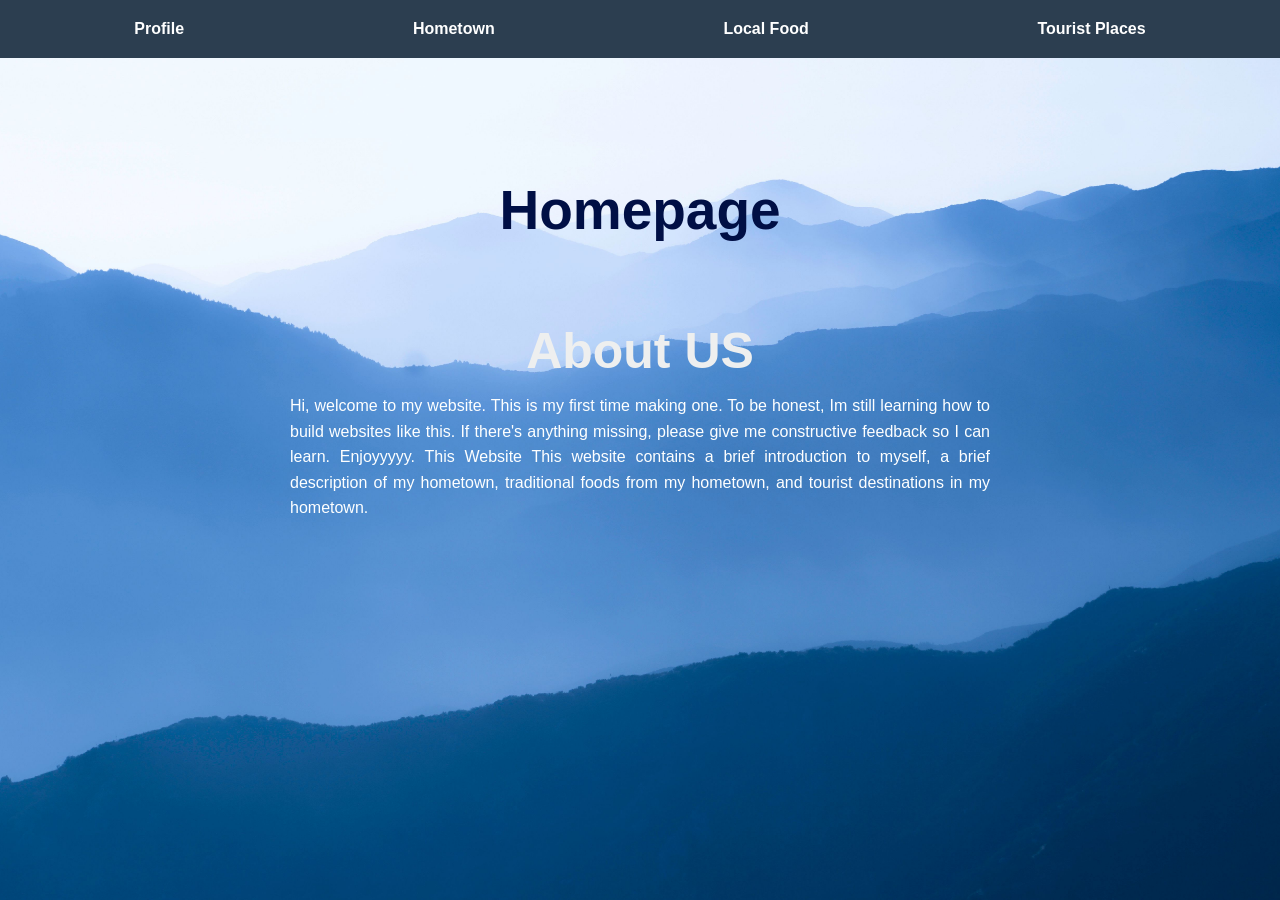
<file: index.html>
<!DOCTYPE html>
<html lang="en">
<head>
    <title>quiz1/</title>
    <link rel="stylesheet" href="style.css">
    <meta name="viewport" content="width=device-width, initial-scale=1.0">
</head>    
<body>
    <div class="highlight">
        <a  href="profile/index.html">Profile</a>
        <a  href="hometown/index.html">Hometown</a>
        <a  href="food/index.html">Local Food</a>
        <a  href="tourist/index.html">Tourist Places</a>
    </div>

    <div class="container">
        <h1>Homepage</h1>
        <h2 class = "Tekss">About US</h2>
        <p class= "Teksss ">
        Hi, welcome to my website. This is my first time making one. To be honest, Im still learning how to build websites like this. 
        If there's anything missing, please give me constructive feedback so I can learn. Enjoyyyyy. This Website This website contains 
        a brief introduction to myself, a brief description of my hometown, traditional foods from my hometown, and tourist destinations in my hometown.</p>
    </div>
</body>
</html>
</file>
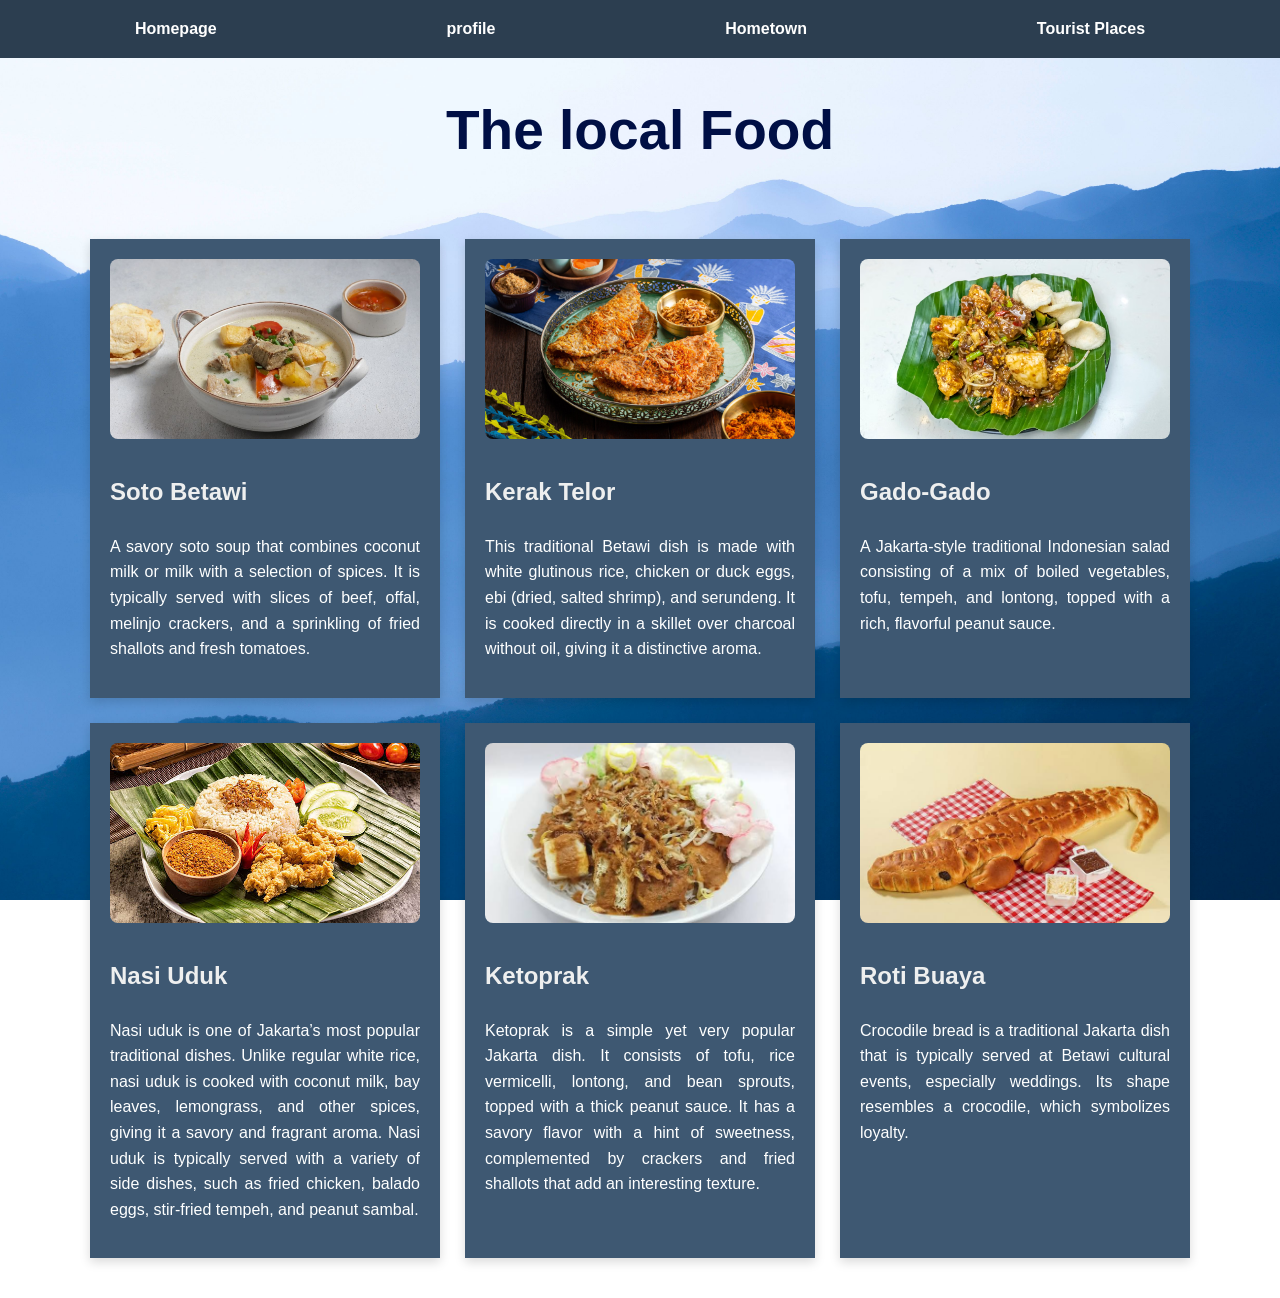
<file: food/index.html>
<!DOCTYPE html>
<html lang="en">
<head>
    <title>food</title>
    <link rel="stylesheet" href="../style.css">
    <meta name="viewport" content="width=device-width, initial-scale=1.0">
</head>
<body>
    <nav class="highlight"> 
        <a href="../index.html">Homepage</a>
        <a href="../profile/index.html">profile</a>
        <a href="../hometown/index.html">Hometown</a>
        <a href="../tourist/index.html">Tourist Places</a>
    </nav>
    
    <h1>The local Food</h1>
    
    <div class="gridfoto">

        <div class="sectioncard">
            <img src="../images/SotoBetawi.jpg" alt="Soto Betawi">
            <h2>Soto Betawi</h2>
            <p>A savory soto soup that combines coconut milk or milk with a selection of spices. It is typically served with slices of beef, offal, melinjo crackers, and a sprinkling of fried shallots and fresh tomatoes.</p>
        </div>

        <div class="sectioncard">
            <img src="../images/KerakTelor.jpg" alt="Kerak Telor">
            <h2>Kerak Telor</h2>
            <p>This traditional Betawi dish is made with white glutinous rice, chicken or duck eggs, ebi (dried, salted shrimp), and serundeng. It is cooked directly in a skillet over charcoal without oil, giving it a distinctive aroma.</p>
        </div>

        <div class="sectioncard">
            <img src="../images/GadoGado.jpg" alt="Gado-Gado">
            <h2>Gado-Gado</h2>
            <p>A Jakarta-style traditional Indonesian salad consisting of a mix of boiled vegetables, tofu, tempeh, and lontong, topped with a rich, flavorful peanut sauce.</p>
        </div>

        <div class="sectioncard">
            <img src="../images/NasiUduk.jpg" alt="Nasi Uduk">
            <h2>Nasi Uduk</h2>
            <p>
            Nasi uduk is one of Jakarta’s most popular traditional dishes. Unlike regular white rice, nasi uduk is cooked with coconut milk, bay leaves, lemongrass, and other spices, giving it a savory and fragrant aroma.
            Nasi uduk is typically served with a variety of side dishes, such as fried chicken, balado eggs, stir-fried tempeh, and peanut sambal.        
            </p>
        </div>

        <div class="sectioncard">
            <img src="../images/Ketoprak.jpg" alt="Ketoprak">
            <h2>Ketoprak</h2>
            <p>
            Ketoprak is a simple yet very popular Jakarta dish. It consists of tofu, rice vermicelli, lontong, and bean sprouts, topped with a thick peanut sauce.
            It has a savory flavor with a hint of sweetness, complemented by crackers and fried shallots that add an interesting texture.
            </p>
        </div>

        <div class="sectioncard">
            <img src="../images/RotiBuaya.jpg" alt="Roti Buaya">
            <h2>Roti Buaya</h2>
            <p>
            Crocodile bread is a traditional Jakarta dish that is typically served at Betawi cultural events, especially weddings. Its shape resembles a crocodile, which symbolizes loyalty.        
            </p>
        </div>
    </div>


</body>
</html>
</file>
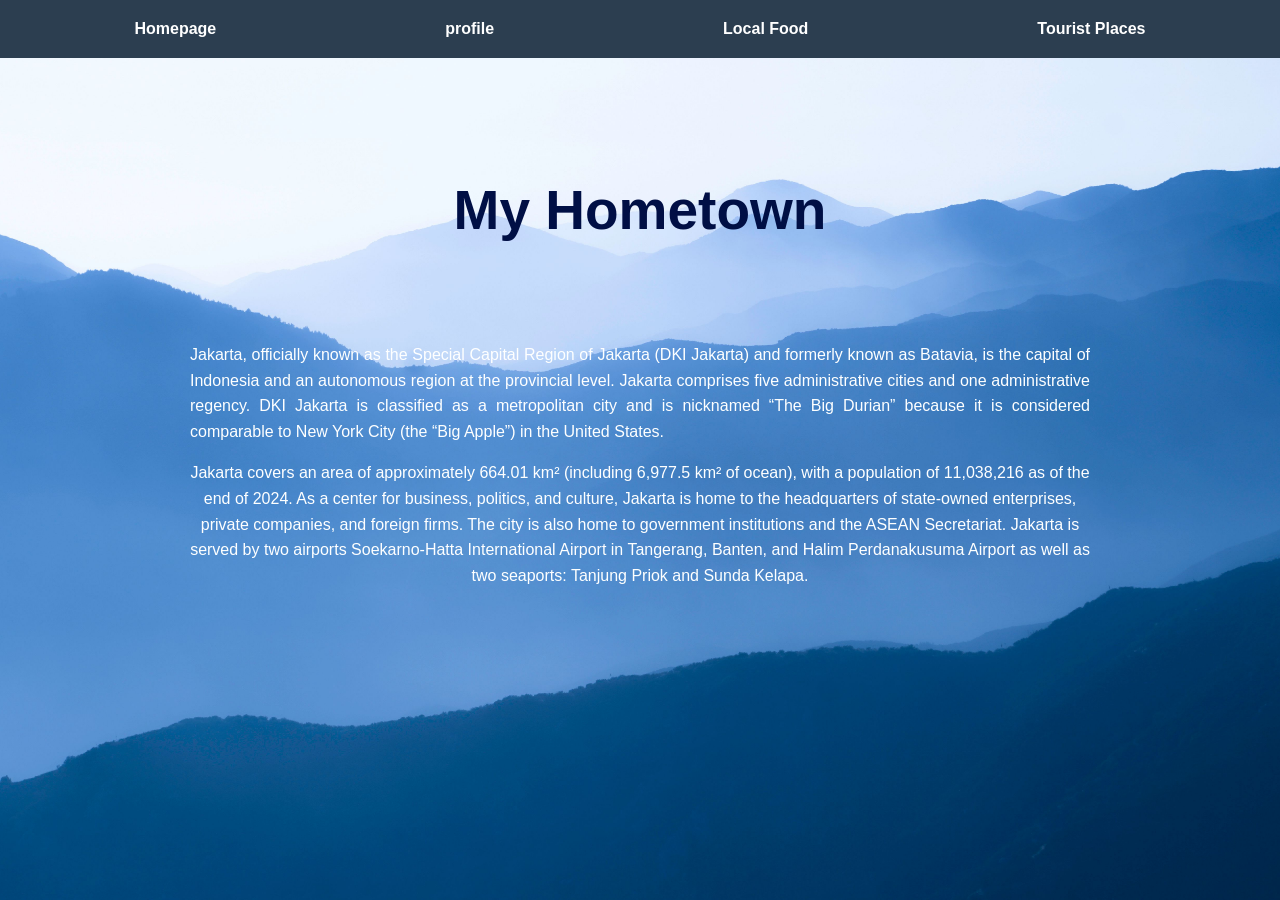
<file: hometown/index.html>
<!DOCTYPE html>
<html lang="en">
<head>
    <title>hometown</title>
    <link rel="stylesheet" href="../style.css">
    <meta name="viewport" content="width=device-width, initial-scale=1.0">
</head>
<body>
    <nav class="highlight"> 
        <a href="../index.html">Homepage</a>
        <a href="../profile/index.html">profile</a>
        <a href="../food/index.html">Local Food</a>
        <a href="../tourist/index.html">Tourist Places</a>
    </nav>

    <div class="container">
        <h1>My Hometown</h1>
        <p class="subjudul">
        Jakarta, officially known as the Special Capital Region of Jakarta (DKI Jakarta) and formerly known as Batavia, is the capital of Indonesia and an autonomous region at the provincial level. Jakarta comprises five administrative cities and one administrative regency. DKI Jakarta is classified as a metropolitan city and is nicknamed “The Big Durian” because it is considered comparable to New York City (the “Big Apple”) in the United States.
        </p>
        
        <p class= "subjudul1">
        Jakarta covers an area of approximately 664.01 km² (including 6,977.5 km² of ocean), with a population of 11,038,216 as of the end of 2024. As a center for business, politics, and culture, Jakarta is home to the headquarters of state-owned enterprises, private companies, and foreign firms. The city is also home to government institutions and the ASEAN Secretariat. Jakarta is served by two airports Soekarno-Hatta International Airport in Tangerang, Banten, and Halim Perdanakusuma Airport as well as two seaports: Tanjung Priok and Sunda Kelapa.
        </p>
    </div>
</body>
</html>
</file>
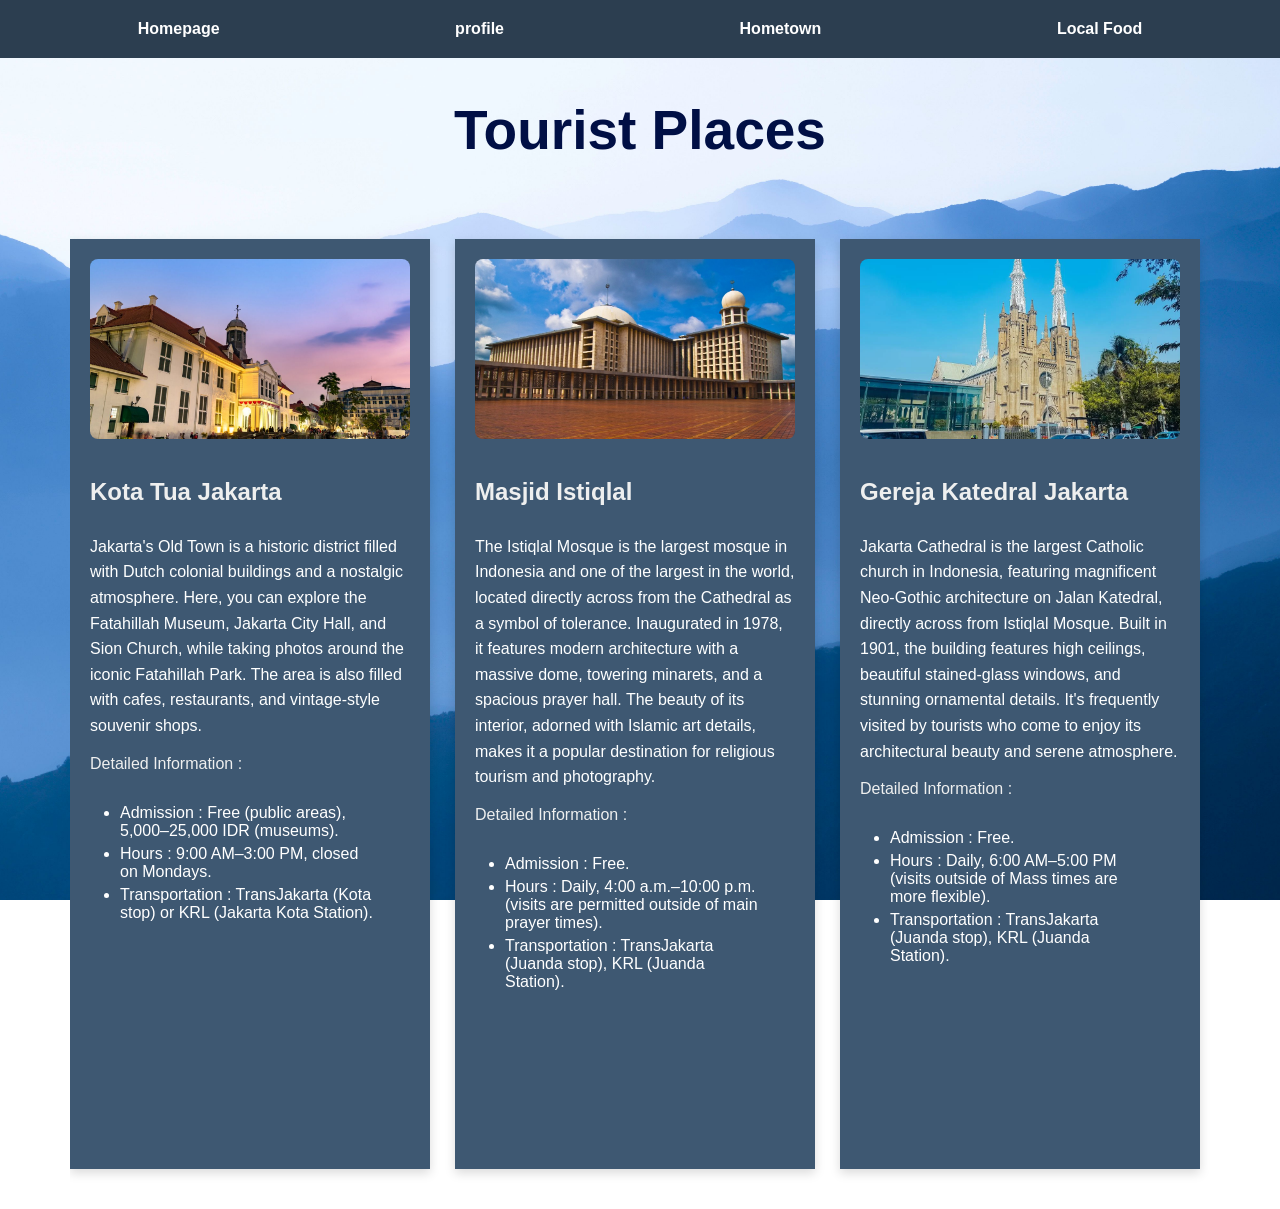
<file: tourist/index.html>
<!DOCTYPE html>
<html lang="en">
<head>
    <title>tourist</title>
    <link rel="stylesheet" href="../style.css">
    <meta name="viewport" content="width=device-width, initial-scale=1.0">
</head>
<body>
    <nav class="highlight"> 
        <a href="../index.html">Homepage</a>
        <a href="../profile/index.html">profile</a>
        <a href="../hometown/index.html">Hometown</a>
        <a href="../food/index.html">Local Food</a>
    </nav>

    <h1>Tourist Places</h1>
    
    <div class="gridfoto11">
        <div class="sectioncard11">
        <img src="../images/KotaTua.jpg" alt="Kota Tua Jakarta">
            <h2>Kota Tua Jakarta</h2>
            <p>
            Jakarta's Old Town is a historic district filled with Dutch colonial buildings and a nostalgic atmosphere. 
            Here, you can explore the Fatahillah Museum, Jakarta City Hall, and Sion Church, while taking photos around the iconic Fatahillah Park. 
            The area is also filled with cafes, restaurants, and vintage-style souvenir shops.
            </p>
        
            <span>Detailed Information :</span>

        <ul>
            <li>Admission : Free (public areas), 5,000–25,000 IDR (museums).</li>
            <li>Hours : 9:00 AM–3:00 PM, closed on Mondays.</li> 
            <li>Transportation : TransJakarta (Kota stop) or KRL (Jakarta Kota Station).</li>
        </ul>
        </div>

        <div class="sectioncard11">
        <img src="../images/MasjidIstiqlal.jpg" alt="Masjid Istiqlal">
            <h2>Masjid Istiqlal</h2>
            <p>
            The Istiqlal Mosque is the largest mosque in Indonesia and one of the largest in the world, located directly across from the Cathedral as a symbol of tolerance. 
            Inaugurated in 1978, it features modern architecture with a massive dome, towering minarets, and a spacious prayer hall. 
            The beauty of its interior, adorned with Islamic art details, makes it a popular destination for religious tourism and photography.
            </p>
        
            <span>Detailed Information :</span>

            <ul>
            <li>Admission : Free.</li>
            <li>Hours : Daily, 4:00 a.m.–10:00 p.m. (visits are permitted outside of main prayer times).</li> 
            <li>Transportation : TransJakarta (Juanda stop), KRL (Juanda Station).</li>
            </ul>

        </div>


        <div class="sectioncard11">
        <img src="../images/GerejaKatedaralJakarta.jpg" alt="Gereja Katedral Jakarta">
            <h2>Gereja Katedral Jakarta</h2>
            <p>
            Jakarta Cathedral is the largest Catholic church in Indonesia, featuring magnificent Neo-Gothic architecture on Jalan Katedral, directly across from Istiqlal Mosque. 
            Built in 1901, the building features high ceilings, beautiful stained-glass windows, and stunning ornamental details. 
            It's frequently visited by tourists who come to enjoy its architectural beauty and serene atmosphere.
            </p>
        
            <span>Detailed Information :</span>
            <ul>
            <li>Admission : Free.</li>
            <li>Hours : Daily, 6:00 AM–5:00 PM (visits outside of Mass times are more flexible).</li> 
            <li>Transportation : TransJakarta (Juanda stop), KRL (Juanda Station).</li>
            </ul>
        </div>

        <div class="sectioncard11">
        <img src="../images/PasarPecinanGlodok.jpg" alt="Pasar Pecinan Glodok">
            <h2>Pasar Pecinan Glodok</h2>
            <p>
            Glodok Chinatown is the center of Jakarta’s Chinese community, renowned for its classic atmosphere, delicious cuisine, and traditional shops. Located in West Jakarta, Glodok has long been the heart of Chinese culture in the capital
            Here, you can stroll through narrow streets lined with old buildings typical of Chinatown while sampling legendary dishes such as bakmi, lumpia, and bakpao. Beyond its culinary offerings, the market also features antiques, handicrafts, and unique Chinese-style trinkets.
            </p>
        
            <span>Detailed Information :</span>
        
            <ul>
            <li>Admission : Free.</li>
            <li>Hours : Daily, 8:00 a.m.–5:00 p.m.</li> 
            <li>Transportation :TransJakarta (Glodok stop), KRL (Jakarta Kota Station).</li>
            </ul>
        </div>

        <div class="sectioncard11">
        <img src="../images/MuseumTekstilJakarta.jpg" alt="Museum Tekstil Jakarta">
            <h2>Museum Tekstil Jakarta</h2>
            <p>
            The Jakarta Textile Museum is a center for preserving traditional Indonesian textiles, showcasing collections of batik, woven fabrics, songket, and ethnic textiles from various regions. 
            Visitors can explore various fabric patterns and techniques, and even witness the batik-making process firsthand in the on-site workshop. The museum also regularly hosts temporary exhibitions focused on textile art.
            </p>
        
            <span>Detailed Information :</span>
            <ul>
            <li>Admission : Rp5.000 (adults), Rp2.000 (children/students).</li>
            <li>Hours : Tuesday–Sunday, 9:00 AM–3:00 PM (Closed Mondays and on national holidays).</li> 
            <li>Transportation : TransJakarta (Slipi Petamburan stop), or KRL (Tanah Abang Station).</li>
            </ul>
        </div>

        
        
        <div class="sectioncard11">
        <img src="../images/MuseumNasionalIndonesia.jpg" alt="Museum Nasional Indonesia">
            <h2>Museum Nasional Indonesia</h2>
            <p>
            Built in 1868, this is the largest and most extensive museum in Indonesia, located on Jalan Kemerdekaan Barat in the city center. 
            It's also known as the "Elephant Museum" because of a bronze elephant statue donated by King Rama V of Siam in 1871. 
            The museum features galleries of gold and silver jewelry, bronze artifacts, ancient coins, and relics from China's Bronze Age, among many other historical collections.
            </p>
        
            <span>Detailed Information :</span>

            <ul>
            <li>Admission: Rp25.000 (adults), Rp15.000 (children 3–12), Rp50.000–150.000 (international tourists)</li>
            <li>Hours: 8:00 a.m.–4:00 p.m. WIB; Friday–Sunday: 8:00 a.m.–8:00 p.m. WIB (Monday & national holidays closed)</li> 
            <li>Transportation: TransJakarta (Monas/National Museum stop) or MRT (Bundaran HI, transfer to TransJakarta toward Monas)</li>
            </ul>
        </div>
    
    </div>

</body>
</html>
</file>
<file: style.css>
body {
    font-family: 'Segoe UI', Arial, sans-serif;
    background-image: url('images/background.jpeg');
    margin: 0;
    padding: 0;
    background-size: cover;
    background-position: center;
    background-repeat: no-repeat;
    background-attachment: fixed;
}

h1 {
    color: rgb(0, 15, 69);
    text-align: center;
    margin-top: 40px;
    font-size: 55px;
}
h2 {
    color: #eeefef;
    padding-bottom: 8px;
    margin-top: 20px;
    text-align: left;
}

span {
    color: #eeefef;
}

p {
    color: rgb(254, 255, 255);
    line-height: 1.6;
}

.highlight {
    display: flex;
    justify-content: space-around;
    background-color: #2c3e50;
    padding: 20px;

}

.highlight a {
    color: white;
    text-decoration: None;
    font-weight: bold;
    font-size: 16px;
}

.highlight a:hover {
    color: #f39912;
}

.subjudul{
    text-align: justify;
    font-family: 'Zen Maru Gothic', sans-serif;
    margin-top: 100px;
}

.subjudul1{
    margin-bottom: 40px;
}


.container {
    max-width: 900px;
    margin: 0 auto;
    padding: 40px 20px;
    text-align: center;
    margin-top: 40px;
    
}

ul {
    padding: 15px 30px;
    border-radius: 8px;
    margin-bottom: 20px;
    color: #ffffff;
}

li {
    margin-bottom: 5px;
}

.gridfoto {
    display: grid;
    grid-template-columns: repeat(3, 1fr);
    gap: 25px;
    padding: 40px 20px;
    max-width: 1100px;
    margin: 0 auto;
}

.gridfoto11 {
    display: flex;
    flex-direction:row;
    gap: 25px;
    overflow-x: auto;
    scroll-snap-type: x mandatory;
    padding: 40px 20px;
    max-width: 1100px;
    margin: 0 auto;
}

.sectioncard {
    background-color: #3e5872;
    padding: 20px;
    box-shadow: 0 4px 10px rgba(0, 0, 0, 0.15);
    text-align: justify;
}

.sectioncard11 {
    flex: 0 0 320px;
    scroll-snap-align: start;
    background-color: #3e5872;
    padding: 20px;
    box-shadow: 0 4px 10px rgba(0, 0, 0, 0.15);
    text-align: left;
}
    
.sectioncard img,
.sectioncard11 img {
    width: 100%;
    height: 180px;
    object-fit: cover;
    border-radius: 8px;
    margin-bottom: 15px;
}

.Teksss {
    text-align: justify;
    margin-top: 0px;
    max-width: 700px;
    margin: 0 auto;
    margin-bottom: 100px;
    
}
.Tekss{
    text-align: center;
    margin-top: 80px;
    margin-bottom: 5px;
    font-size: 50px;
}
</file>
